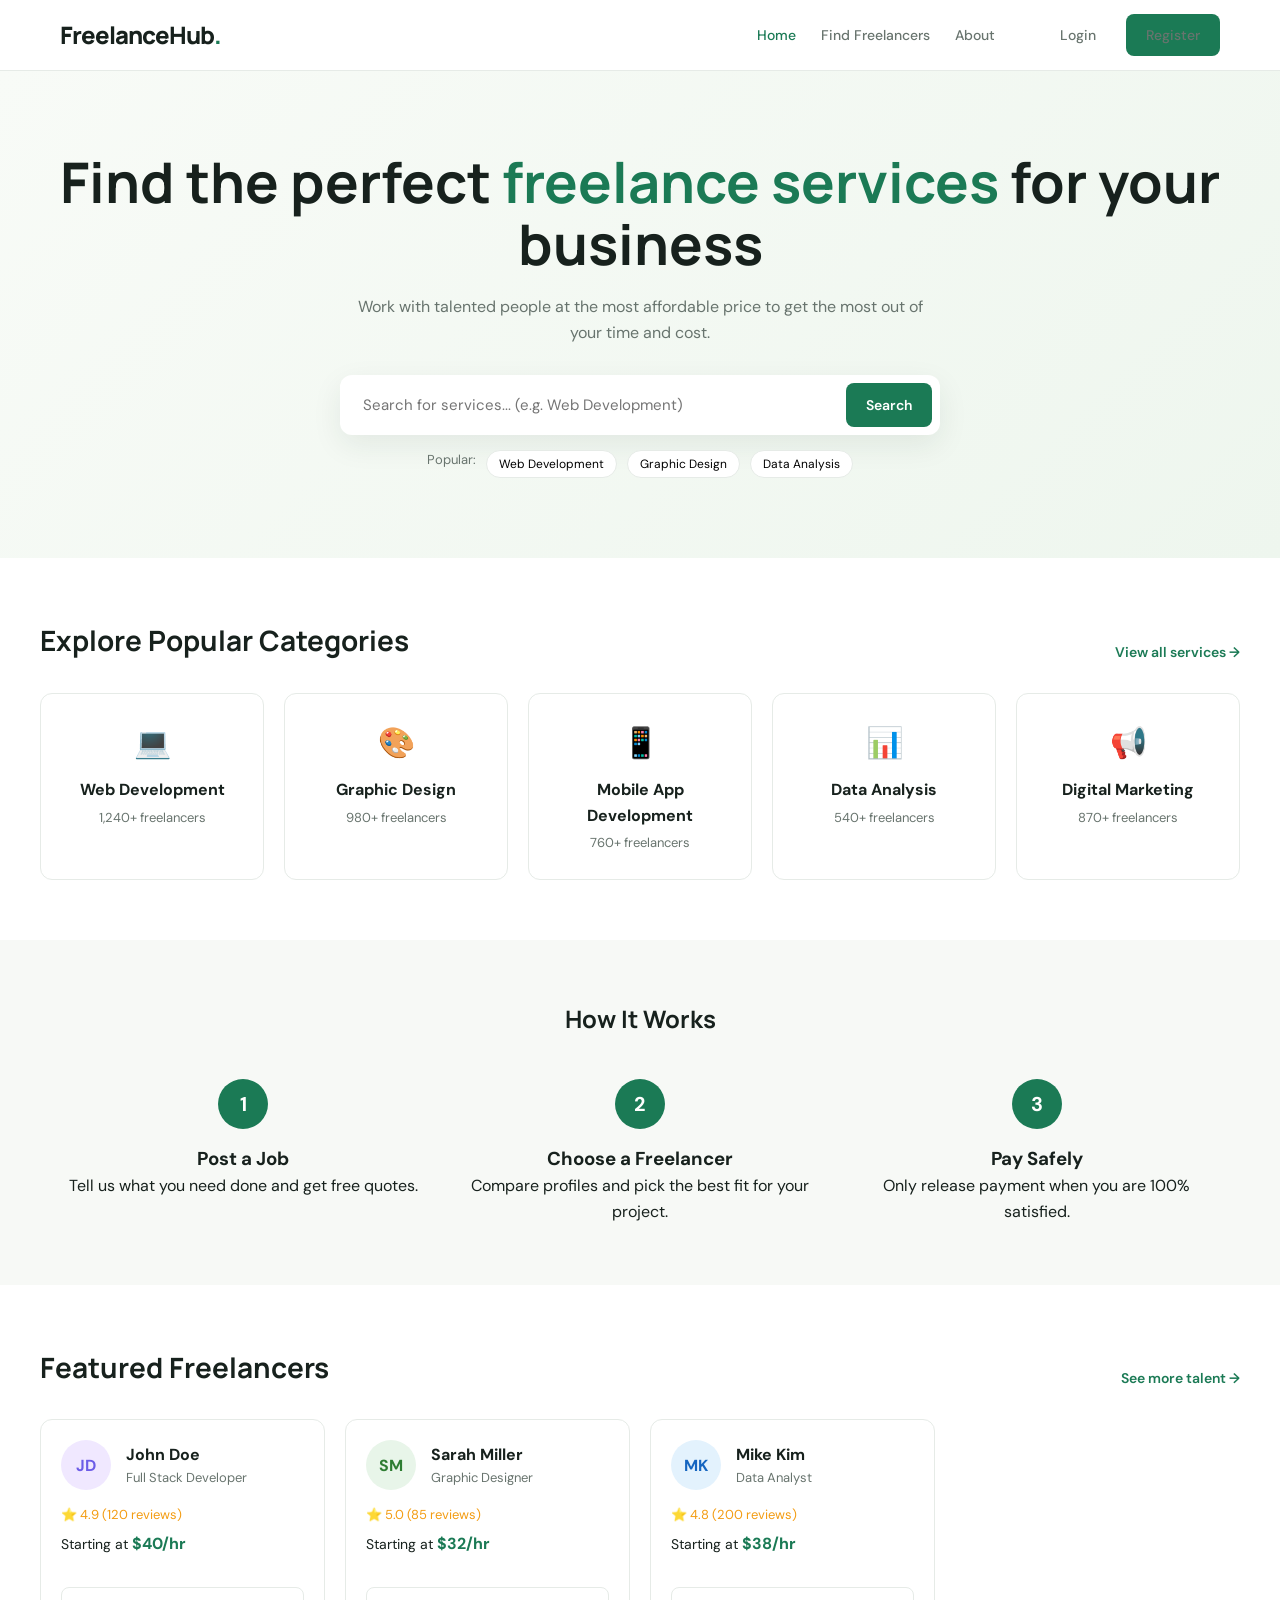
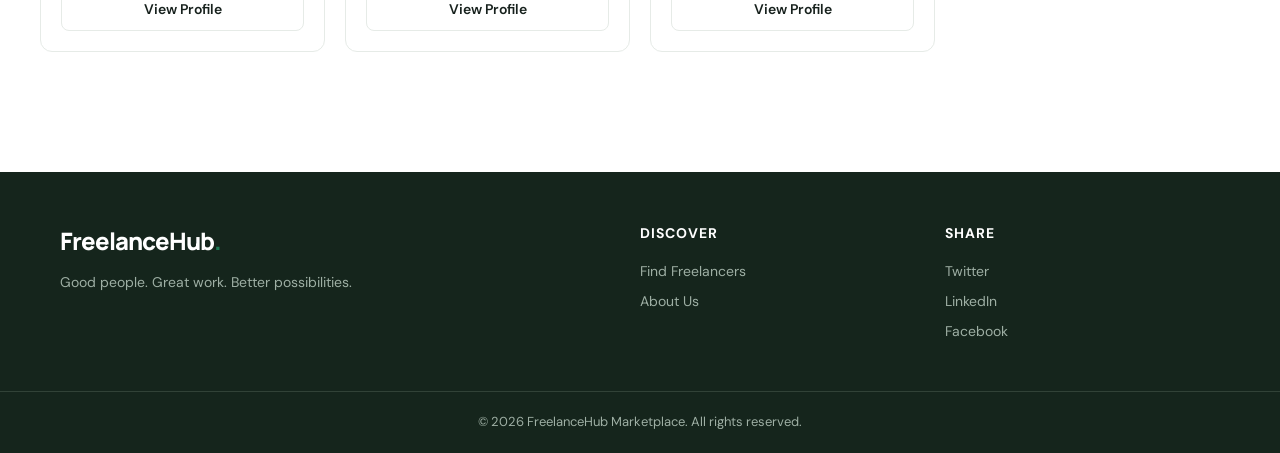
<file: FreelanceHub_Week2/FreelanceHub_Week2/index.html>
<!DOCTYPE html>
<html lang="en">
<head>
  <meta charset="UTF-8">
  <meta name="viewport" content="width=device-width, initial-scale=1.0">
  <title>FreelanceHub — Find Top Freelancers</title>
  <link rel="stylesheet" href="css/style.css">
  <link href="https://fonts.googleapis.com/css2?family=DM+Sans:wght@400;500;700&family=Manrope:wght@600;800&display=swap" rel="stylesheet">
</head>
<body>
  <!-- NAVIGATION BAR -->
  <header class="navbar">
    <div class="container nav-container">
      <a href="index.html" class="logo">FreelanceHub<span>.</span></a>
      <nav class="nav-links" id="navLinks">
        <a href="index.html" class="active">Home</a>
        <a href="find-freelancers.html">Find Freelancers</a>
        <a href="about.html">About</a>
        <div class="auth-buttons">
          <a href="#" class="btn btn-ghost">Login</a>
          <a href="#" class="btn btn-primary">Register</a>
        </div>
      </nav>
      <button class="menu-toggle" id="menuToggle">☰</button>
    </div>
  </header>

  <main>
    <!-- HERO SECTION -->
    <section class="hero">
      <div class="container hero-content">
        <h1>Find the perfect <span>freelance services</span> for your business</h1>
        <p>Work with talented people at the most affordable price to get the most out of your time and cost.</p>
        
        <!-- SEARCH BAR -->
        <form class="search-bar" id="searchForm">
          <input type="text" id="searchInput" placeholder="Search for services... (e.g. Web Development)">
          <button type="submit" class="btn btn-primary">Search</button>
        </form>
        <div class="popular-searches">
          <span>Popular:</span>
          <button data-search="Web Development">Web Development</button>
          <button data-search="Graphic Design">Graphic Design</button>
          <button data-search="Data Analysis">Data Analysis</button>
        </div>
      </div>
    </section>

    <!-- POPULAR CATEGORIES -->
    <section class="section container">
      <div class="section-heading">
        <h2>Explore Popular Categories</h2>
        <a href="find-freelancers.html" class="text-link">View all services →</a>
      </div>
      <div class="category-grid">
        <a href="find-freelancers.html?category=Web%20Development" class="category-card">
          <span class="cat-icon">💻</span>
          <h3>Web Development</h3>
          <p>1,240+ freelancers</p>
        </a>
        <a href="find-freelancers.html?category=Graphic%20Design" class="category-card">
          <span class="cat-icon">🎨</span>
          <h3>Graphic Design</h3>
          <p>980+ freelancers</p>
        </a>
        <a href="find-freelancers.html?category=Mobile%20App" class="category-card">
          <span class="cat-icon">📱</span>
          <h3>Mobile App Development</h3>
          <p>760+ freelancers</p>
        </a>
        <a href="find-freelancers.html?category=Data%20Analysis" class="category-card">
          <span class="cat-icon">📊</span>
          <h3>Data Analysis</h3>
          <p>540+ freelancers</p>
        </a>
        <a href="find-freelancers.html?category=Digital%20Marketing" class="category-card">
          <span class="cat-icon">📢</span>
          <h3>Digital Marketing</h3>
          <p>870+ freelancers</p>
        </a>
      </div>
    </section>

    <!-- HOW IT WORKS -->
    <section class="section how-it-works">
      <div class="container">
        <h2>How It Works</h2>
        <div class="steps-grid">
          <div class="step">
            <div class="step-number">1</div>
            <h3>Post a Job</h3>
            <p>Tell us what you need done and get free quotes.</p>
          </div>
          <div class="step">
            <div class="step-number">2</div>
            <h3>Choose a Freelancer</h3>
            <p>Compare profiles and pick the best fit for your project.</p>
          </div>
          <div class="step">
            <div class="step-number">3</div>
            <h3>Pay Safely</h3>
            <p>Only release payment when you are 100% satisfied.</p>
          </div>
        </div>
      </div>
    </section>

    <!-- FREELANCER PREVIEW CARDS -->
    <section class="section container">
      <div class="section-heading">
        <h2>Featured Freelancers</h2>
        <a href="find-freelancers.html" class="text-link">See more talent →</a>
      </div>
      <div class="freelancer-grid">
        <!-- Card 1 -->
        <div class="freelancer-card">
          <div class="card-header">
            <div class="avatar">JD</div>
            <div>
              <h3>John Doe</h3>
              <p>Full Stack Developer</p>
            </div>
          </div>
          <div class="card-body">
            <p class="rating">⭐ 4.9 (120 reviews)</p>
            <p class="price">Starting at <strong>$40/hr</strong></p>
          </div>
          <a href="find-freelancers.html" class="btn btn-outline">View Profile</a>
        </div>
        <!-- Card 2 -->
        <div class="freelancer-card">
          <div class="card-header">
            <div class="avatar" style="background: #e8f5e9; color: #2e7d32;">SM</div>
            <div>
              <h3>Sarah Miller</h3>
              <p>Graphic Designer</p>
            </div>
          </div>
          <div class="card-body">
            <p class="rating">⭐ 5.0 (85 reviews)</p>
            <p class="price">Starting at <strong>$32/hr</strong></p>
          </div>
          <a href="find-freelancers.html" class="btn btn-outline">View Profile</a>
        </div>
        <!-- Card 3 -->
        <div class="freelancer-card">
          <div class="card-header">
            <div class="avatar" style="background: #e3f2fd; color: #1565c0;">MK</div>
            <div>
              <h3>Mike Kim</h3>
              <p>Data Analyst</p>
            </div>
          </div>
          <div class="card-body">
            <p class="rating">⭐ 4.8 (200 reviews)</p>
            <p class="price">Starting at <strong>$38/hr</strong></p>
          </div>
          <a href="find-freelancers.html" class="btn btn-outline">View Profile</a>
        </div>
      </div>
    </section>
  </main>

  <!-- FOOTER -->
  <footer class="footer">
    <div class="container footer-content">
      <div class="footer-brand">
        <a href="index.html" class="logo">FreelanceHub<span>.</span></a>
        <p>Good people. Great work. Better possibilities.</p>
      </div>
      <div class="footer-links">
        <h4>Discover</h4>
        <a href="find-freelancers.html">Find Freelancers</a>
        <a href="about.html">About Us</a>
      </div>
      <div class="footer-social">
        <h4>Share</h4>
        <a href="#" class="social-link">Twitter</a>
        <a href="#" class="social-link">LinkedIn</a>
        <a href="#" class="social-link">Facebook</a>
      </div>
    </div>
    <div class="footer-bottom">
      <p>&copy; 2026 FreelanceHub Marketplace. All rights reserved.</p>
    </div>
  </footer>

  <script src="js/script.js"></script>
</body>
</html>
</file>
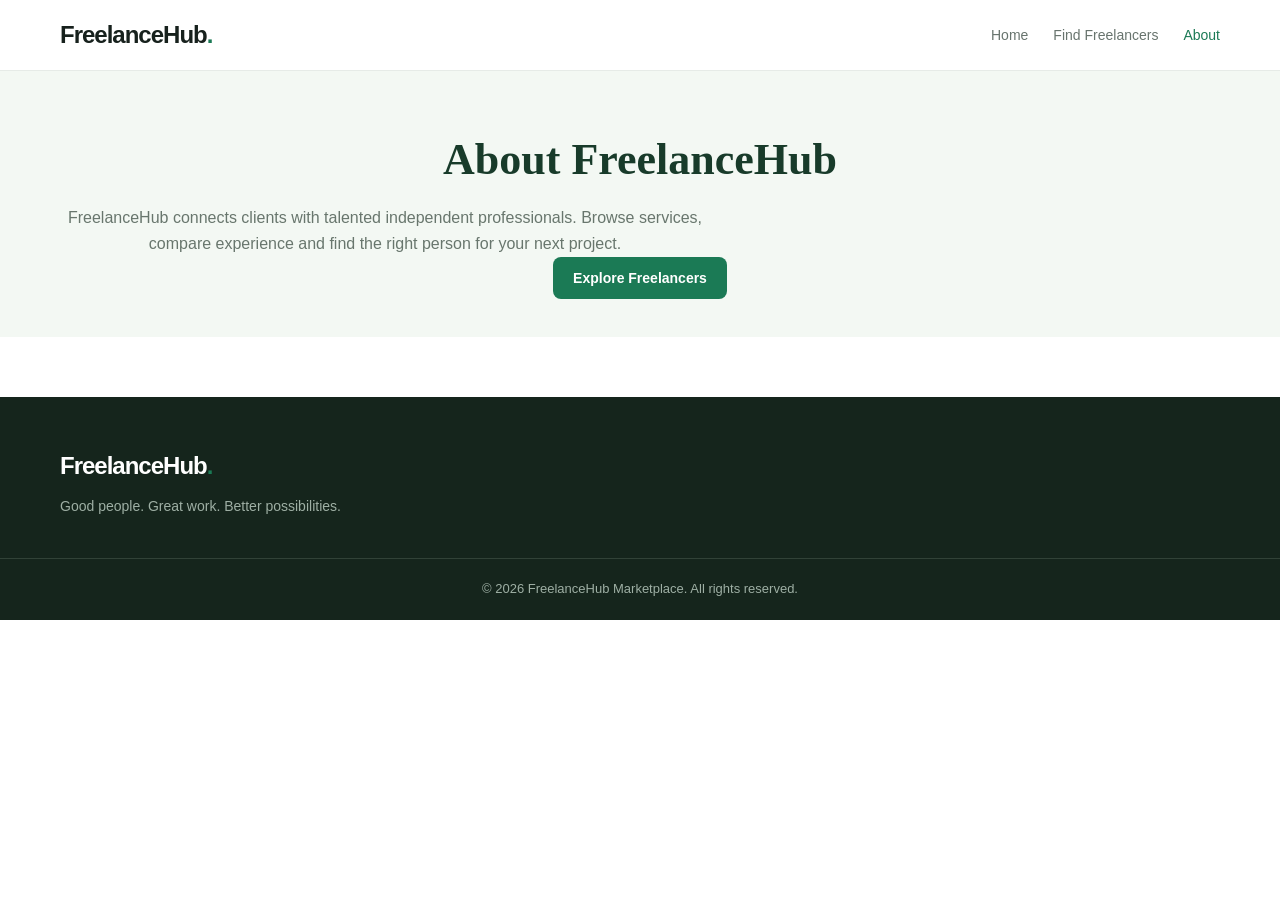
<file: FreelanceHub_Week2/FreelanceHub_Week2/about.html>
<!DOCTYPE html><html lang="en"><head><meta charset="UTF-8"><meta name="viewport" content="width=device-width, initial-scale=1.0">
<title>About | FreelanceHub</title><link rel="stylesheet" href="css/style.css"></head><body>
<header class="navbar"><div class="container nav-container"><a href="index.html" class="logo">FreelanceHub<span>.</span></a><nav class="nav-links" id="navLinks"><a href="index.html">Home</a><a href="find-freelancers.html">Find Freelancers</a><a href="about.html" class="active">About</a></nav><button class="menu-toggle" id="menuToggle">☰</button></div></header>
<main><section class="page-header"><div class="container"><h1>About FreelanceHub</h1><p>FreelanceHub connects clients with talented independent professionals. Browse services, compare experience and find the right person for your next project.</p><a class="btn btn-primary" href="find-freelancers.html">Explore Freelancers</a></div></section></main>
<footer class="footer"><div class="container footer-content"><div class="footer-brand"><a href="index.html" class="logo">FreelanceHub<span>.</span></a><p>Good people. Great work. Better possibilities.</p></div></div><div class="footer-bottom"><p>&copy; 2026 FreelanceHub Marketplace. All rights reserved.</p></div></footer><script src="js/script.js"></script></body></html>
</file>
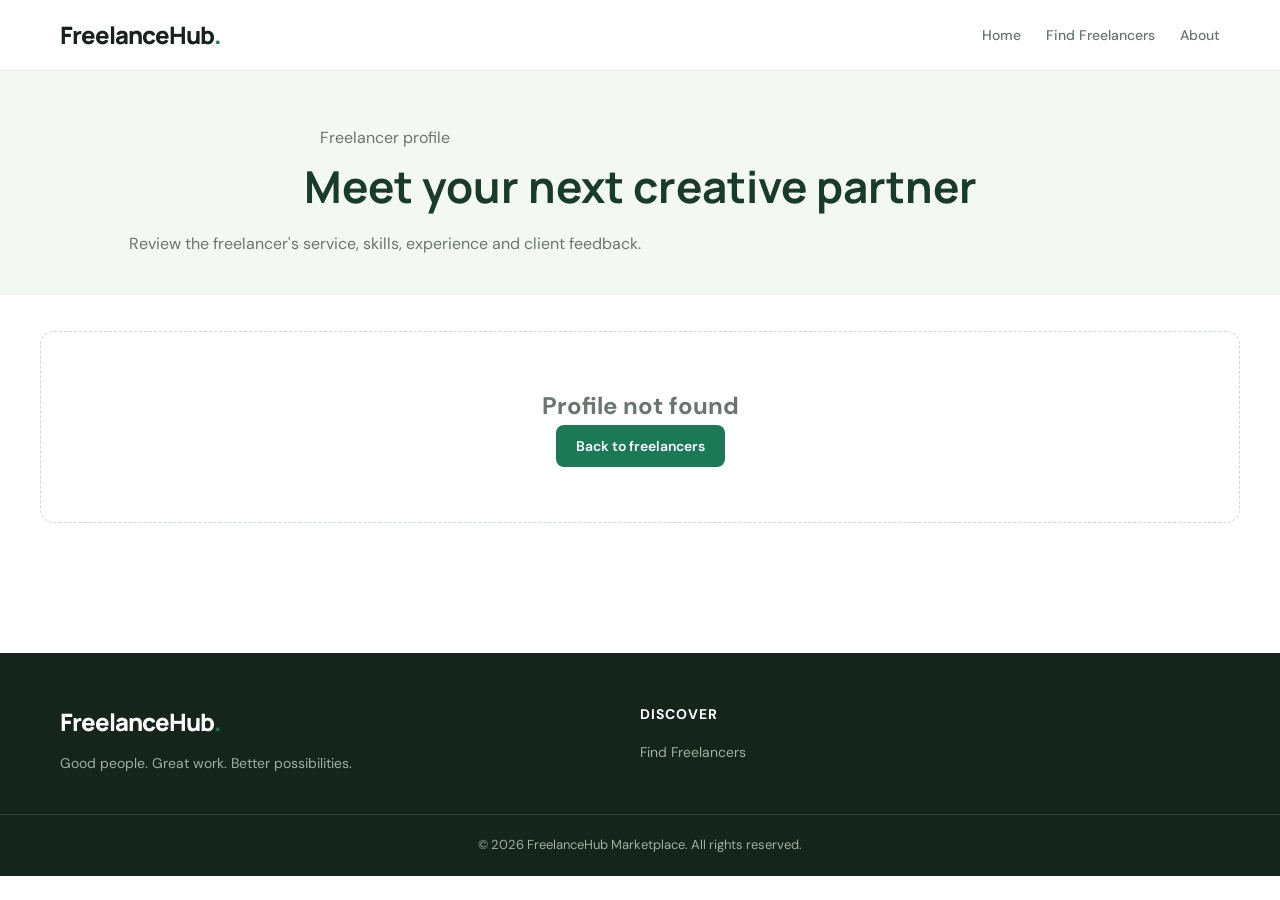
<file: FreelanceHub_Week2/FreelanceHub_Week2/freelancer-details.html>
<!DOCTYPE html>
<html lang="en"><head><meta charset="UTF-8"><meta name="viewport" content="width=device-width, initial-scale=1.0">
<title>Freelancer Profile | FreelanceHub</title><link rel="stylesheet" href="css/style.css">
<link href="https://fonts.googleapis.com/css2?family=DM+Sans:wght@400;500;700&family=Manrope:wght@600;800&display=swap" rel="stylesheet"></head>
<body>
<header class="navbar"><div class="container nav-container"><a href="index.html" class="logo">FreelanceHub<span>.</span></a>
<nav class="nav-links" id="navLinks"><a href="index.html">Home</a><a href="find-freelancers.html">Find Freelancers</a><a href="about.html">About</a></nav>
<button class="menu-toggle" id="menuToggle" aria-label="Toggle navigation">☰</button></div></header>
<main><section class="page-header"><div class="container"><p class="eyebrow">Freelancer profile</p><h1>Meet your next creative partner</h1><p>Review the freelancer's service, skills, experience and client feedback.</p></div></section>
<section class="browse-section container"><div id="freelancerDetails"></div></section></main>
<footer class="footer"><div class="container footer-content"><div class="footer-brand"><a href="index.html" class="logo">FreelanceHub<span>.</span></a><p>Good people. Great work. Better possibilities.</p></div>
<div class="footer-links"><h4>Discover</h4><a href="find-freelancers.html">Find Freelancers</a></div></div><div class="footer-bottom"><p>&copy; 2026 FreelanceHub Marketplace. All rights reserved.</p></div></footer>
<script src="js/script.js"></script></body></html>
</file>
<file: FreelanceHub_Week2/FreelanceHub_Week2/css/style.css>
/* =========================================
   1. VARIABLES & RESET
   ========================================= */
:root {
  --primary: #1b7a55;
  --primary-hover: #145c40;
  --text-main: #17211d;
  --text-muted: #68746e;
  --bg-main: #ffffff;
  --bg-soft: #f7f9f6;
  --border: #e6ebe7;
  --radius: 12px;
  --shadow: 0 10px 30px rgba(29, 55, 42, 0.08);
}

* {
  box-sizing: border-box;
  margin: 0;
  padding: 0;
}

body {
  font-family: 'DM Sans', sans-serif;
  color: var(--text-main);
  background-color: var(--bg-main);
  line-height: 1.6;
}

a { text-decoration: none; color: inherit; }
button { cursor: pointer; font-family: inherit; }
input, select, textarea { font-family: inherit; width: 100%; }

.container {
  max-width: 1200px;
  margin: 0 auto;
  padding: 0 20px;
}

/* Buttons */
.btn {
  display: inline-block;
  padding: 10px 20px;
  border-radius: 8px;
  font-weight: 600;
  font-size: 14px;
  text-align: center;
  border: none;
  transition: all 0.2s ease;
}

.btn-primary { background: var(--primary); color: white; }
.btn-primary:hover { background: var(--primary-hover); }

.btn-outline {
  background: transparent;
  border: 1px solid var(--border);
  color: var(--text-main);
  width: 100%;
  margin-top: 15px;
}

.btn-outline:hover { background: var(--bg-soft); }
.btn-ghost { background: transparent; color: var(--text-main); }

/* =========================================
   2. NAVIGATION
   ========================================= */
.navbar {
  position: sticky;
  top: 0;
  z-index: 100;
  background: rgba(255, 255, 255, 0.95);
  backdrop-filter: blur(10px);
  border-bottom: 1px solid var(--border);
}

.nav-container {
  display: flex;
  justify-content: space-between;
  align-items: center;
  height: 70px;
}

.logo {
  font-family: 'Manrope', sans-serif;
  font-size: 24px;
  font-weight: 800;
  letter-spacing: -1px;
}

.logo span { color: var(--primary); }

.nav-links {
  display: flex;
  align-items: center;
  gap: 25px;
}

.nav-links a { font-size: 14px; font-weight: 500; color: var(--text-muted); }
.nav-links a:hover, .nav-links a.active { color: var(--primary); }

.auth-buttons { display: flex; gap: 10px; margin-left: 20px; }

.menu-toggle {
  display: none;
  background: none;
  border: none;
  font-size: 24px;
}

/* =========================================
   3. HERO & SEARCH
   ========================================= */
.hero {
  background: linear-gradient(135deg, #f8fbf7 0%, #eef6ee 100%);
  padding: 80px 0;
  text-align: center;
}

.hero h1 {
  font-family: 'Manrope', sans-serif;
  font-size: clamp(36px, 5vw, 56px);
  line-height: 1.1;
  margin-bottom: 20px;
}

.hero h1 span { color: var(--primary); }

.hero p {
  font-size: 16px;
  color: var(--text-muted);
  max-width: 600px;
  margin: 0 auto 30px;
}

.search-bar {
  display: flex;
  max-width: 600px;
  margin: 0 auto;
  background: white;
  padding: 8px;
  border-radius: var(--radius);
  box-shadow: var(--shadow);
  gap: 10px;
}

.search-bar input {
  border: none;
  padding: 12px 15px;
  font-size: 15px;
  border-radius: 8px;
  outline: none;
}

.popular-searches {
  margin-top: 15px;
  font-size: 13px;
  color: var(--text-muted);
  display: flex;
  justify-content: center;
  gap: 10px;
  flex-wrap: wrap;
}

.popular-searches button {
  background: white;
  border: 1px solid var(--border);
  padding: 5px 12px;
  border-radius: 20px;
  font-size: 12px;
}

/* =========================================
   4. SECTIONS
   ========================================= */
.section { padding: 60px 0; }

.section-heading {
  display: flex;
  justify-content: space-between;
  align-items: flex-end;
  margin-bottom: 30px;
}

.section-heading h2 { font-family: 'Manrope', sans-serif; font-size: 28px; }
.text-link { color: var(--primary); font-weight: 600; font-size: 14px; }

/* Categories */
.category-grid {
  display: grid;
  grid-template-columns: repeat(auto-fit, minmax(200px, 1fr));
  gap: 20px;
}

.category-card {
  background: white;
  border: 1px solid var(--border);
  padding: 25px;
  border-radius: var(--radius);
  text-align: center;
  transition: transform 0.2s, box-shadow 0.2s;
}

.category-card:hover { transform: translateY(-5px); box-shadow: var(--shadow); }

.cat-icon { font-size: 30px; display: block; margin-bottom: 10px; }
.category-card h3 { font-size: 16px; margin-bottom: 5px; }
.category-card p { font-size: 13px; color: var(--text-muted); }

/* How it works */
.how-it-works { background: var(--bg-soft); }
.how-it-works h2 { text-align: center; margin-bottom: 40px; font-family: 'Manrope'; }

.steps-grid {
  display: grid;
  grid-template-columns: repeat(3, 1fr);
  gap: 30px;
  text-align: center;
}

.step-number {
  width: 50px;
  height: 50px;
  background: var(--primary);
  color: white;
  border-radius: 50%;
  display: flex;
  align-items: center;
  justify-content: center;
  font-size: 20px;
  font-weight: bold;
  margin: 0 auto 15px;
}

/* Freelancer Cards */
.freelancer-grid {
  display: grid;
  grid-template-columns: repeat(auto-fill, minmax(280px, 1fr));
  gap: 20px;
}

.freelancer-card {
  background: white;
  border: 1px solid var(--border);
  border-radius: var(--radius);
  padding: 20px;
  transition: box-shadow 0.2s;
}

.freelancer-card:hover { box-shadow: var(--shadow); }

.card-header {
  display: flex;
  align-items: center;
  gap: 15px;
  margin-bottom: 15px;
}

.avatar {
  width: 50px;
  height: 50px;
  background: #f0e8ff;
  color: #6c5ce7;
  border-radius: 50%;
  display: flex;
  align-items: center;
  justify-content: center;
  font-weight: bold;
}

.card-header h3 { font-size: 16px; }
.card-header p { font-size: 13px; color: var(--text-muted); }

.card-body { margin-bottom: 15px; }
.rating { color: #f39c12; font-size: 13px; margin-bottom: 5px; }
.price { font-size: 14px; }
.price strong { color: var(--primary); font-size: 16px; }

/* =========================================
   5. BROWSE PAGE
   ========================================= */
.page-header { padding: 40px 0 20px; text-align: center; }
.page-header h1 { font-family: 'Manrope'; font-size: 32px; }
.page-header p { color: var(--text-muted); }

.filter-bar {
  display: flex;
  justify-content: space-between;
  gap: 15px;
  background: var(--bg-soft);
  padding: 15px;
  border-radius: var(--radius);
  margin-bottom: 30px;
}

.filter-search { flex: 1; }
.filter-search input { padding: 10px 15px; border: 1px solid var(--border); border-radius: 8px; }

.filter-dropdowns { display: flex; gap: 10px; }
.filter-dropdowns select { padding: 10px; border: 1px solid var(--border); border-radius: 8px; background: white; }

/* =========================================
   6. ABOUT & CONTACT PAGE
   ========================================= */
.about-grid {
  display: grid;
  grid-template-columns: 1fr 1fr;
  gap: 40px;
  margin-bottom: 60px;
}

.contact-form {
  background: white;
  padding: 30px;
  border-radius: var(--radius);
  border: 1px solid var(--border);
}

.form-group { margin-bottom: 15px; }
.form-group label { display: block; font-size: 13px; font-weight: 600; margin-bottom: 5px; }
.form-group input, .form-group textarea { padding: 10px; border: 1px solid var(--border); border-radius: 8px; outline: none; }
.form-group input:focus, .form-group textarea:focus { border-color: var(--primary); }

/* Accordion */
.accordion-item { border-bottom: 1px solid var(--border); }
.accordion-header {
  width: 100%;
  text-align: left;
  background: none;
  border: none;
  padding: 15px 0;
  font-size: 16px;
  font-weight: 600;
  display: flex;
  justify-content: space-between;
}

.accordion-content { display: none; padding-bottom: 15px; color: var(--text-muted); font-size: 14px; }
.accordion-content.active { display: block; }

/* =========================================
   7. FOOTER
   ========================================= */
.footer { background: #15251c; color: white; padding: 50px 0 20px; margin-top: 60px; }
.footer-content { display: grid; grid-template-columns: 2fr 1fr 1fr; gap: 30px; margin-bottom: 40px; }
.footer-brand .logo { color: white; margin-bottom: 10px; display: block; }
.footer-brand p { color: #9eafa4; font-size: 14px; }
.footer h4 { font-size: 14px; margin-bottom: 15px; text-transform: uppercase; letter-spacing: 1px; }
.footer-links a, .footer-social a { display: block; color: #9eafa4; font-size: 14px; margin-bottom: 8px; }
.footer-links a:hover, .footer-social a:hover { color: white; }
.footer-bottom { text-align: center; padding-top: 20px; border-top: 1px solid #314237; color: #9eafa4; font-size: 13px; }

/* =========================================
   8. RESPONSIVE DESIGN
   ========================================= */
@media (max-width: 850px) {
  .menu-toggle { display: block; }
  .nav-links {
    display: none;
    position: absolute;
    top: 70px;
    left: 0;
    right: 0;
    background: white;
    flex-direction: column;
    padding: 20px;
    border-bottom: 1px solid var(--border);
  }
  .nav-links.active { display: flex; }
  .about-grid, .steps-grid, .footer-content { grid-template-columns: 1fr; }
}

@media (max-width: 600px) {
  .search-bar { flex-direction: column; }
  .filter-bar { flex-direction: column; }
  .filter-dropdowns { flex-direction: column; }
  .auth-buttons { flex-direction: column; width: 100%; margin-left: 0; margin-top: 15px; }
}

/* WEEK 1 MARKETPLACE BROWSING */
.page-header { background:#f3f8f3; padding:54px 0 38px; }
.page-header h1 { font-size:clamp(30px,4vw,44px); margin:0 0 10px; color:#183b2a; }
.page-header p { color:#68766d; max-width:650px; }
.browse-section { padding:36px 0 70px; }
.browse-toolbar { background:#fff; border:1px solid #e6ece7; border-radius:14px; padding:18px; display:grid; grid-template-columns:2fr 1fr 1fr; gap:14px; margin-bottom:25px; box-shadow:0 5px 22px rgba(22,50,32,.05); }
.browse-toolbar label { display:block; font-size:12px; font-weight:700; margin-bottom:7px; color:#35463a; }
.browse-toolbar input,.browse-toolbar select { width:100%; min-height:45px; border:1px solid #dce5de; border-radius:8px; padding:10px 12px; font:inherit; background:#fff; outline:none; }
.browse-toolbar input:focus,.browse-toolbar select:focus { border-color:#2f8050; box-shadow:0 0 0 3px rgba(47,128,80,.12); }
.results-line { display:flex; justify-content:space-between; align-items:center; gap:12px; margin:0 0 16px; color:#6c796f; font-size:13px; }
.marketplace-grid { display:grid; grid-template-columns:repeat(3,minmax(0,1fr)); gap:20px; }
.market-card { background:#fff; border:1px solid #e7ece8; border-radius:15px; padding:20px; box-shadow:0 5px 20px rgba(22,50,32,.05); display:flex; flex-direction:column; min-width:0; transition:transform .2s,box-shadow .2s; }
.market-card:hover { transform:translateY(-3px); box-shadow:0 12px 28px rgba(22,50,32,.10); }
.market-card-top { display:flex; gap:13px; align-items:center; margin-bottom:15px; }
.market-avatar { width:58px; height:58px; border-radius:50%; object-fit:cover; flex:0 0 58px; background:#e9f4eb; }
.market-name { font-size:16px; margin:0 0 3px; color:#20392a; }
.market-role { color:#78847b; font-size:12px; margin:0; }
.market-service { font-size:17px; line-height:1.4; margin:0 0 10px; color:#1d3024; }
.market-category { align-self:flex-start; background:#edf6ef; color:#286342; border-radius:30px; padding:5px 10px; font-size:11px; font-weight:700; margin-bottom:12px; }
.market-rating { font-size:13px; color:#9a6b13; margin:0 0 10px; }
.market-card-bottom { display:flex; justify-content:space-between; align-items:center; gap:10px; margin-top:auto; padding-top:15px; border-top:1px solid #edf0ed; }
.market-price { font-size:12px; color:#78847b; }
.market-price strong { display:block; color:#2f8050; font-size:19px; margin-top:3px; }
.market-empty { grid-column:1/-1; text-align:center; padding:55px 20px; background:#fff; border:1px dashed #cbd8ce; border-radius:14px; color:#68766d; }
.detail-layout { display:grid; grid-template-columns:1fr 300px; gap:25px; align-items:start; }
.detail-card { background:white; border:1px solid #e6ece7; border-radius:15px; padding:26px; box-shadow:0 5px 20px rgba(22,50,32,.05); }
.detail-profile { display:flex; gap:18px; align-items:center; margin-bottom:22px; }
.detail-profile img { width:92px; height:92px; border-radius:50%; object-fit:cover; }
.detail-profile h1 { margin:0 0 5px; font-size:26px; }
.detail-copy { color:#68766d; line-height:1.8; }
.detail-stat { display:flex; justify-content:space-between; padding:12px 0; border-bottom:1px solid #edf0ed; font-size:14px; }
.detail-stat span { color:#78847b; }
.detail-price { font-size:28px; font-weight:800; color:#2f8050; margin:10px 0 18px; }
.detail-skills { display:flex; flex-wrap:wrap; gap:8px; margin:12px 0 20px; }
.detail-skills span { background:#f1f5f1; border-radius:6px; padding:7px 10px; font-size:12px; color:#405347; }
@media(max-width:900px) { .marketplace-grid{grid-template-columns:repeat(2,minmax(0,1fr));} }
@media(max-width:650px) {
 .browse-toolbar{grid-template-columns:1fr;}
 .marketplace-grid{grid-template-columns:1fr;}
 .detail-layout{grid-template-columns:1fr;}
 .detail-profile{align-items:flex-start;}
 .results-line{align-items:flex-start;flex-direction:column;}
}
</file>
